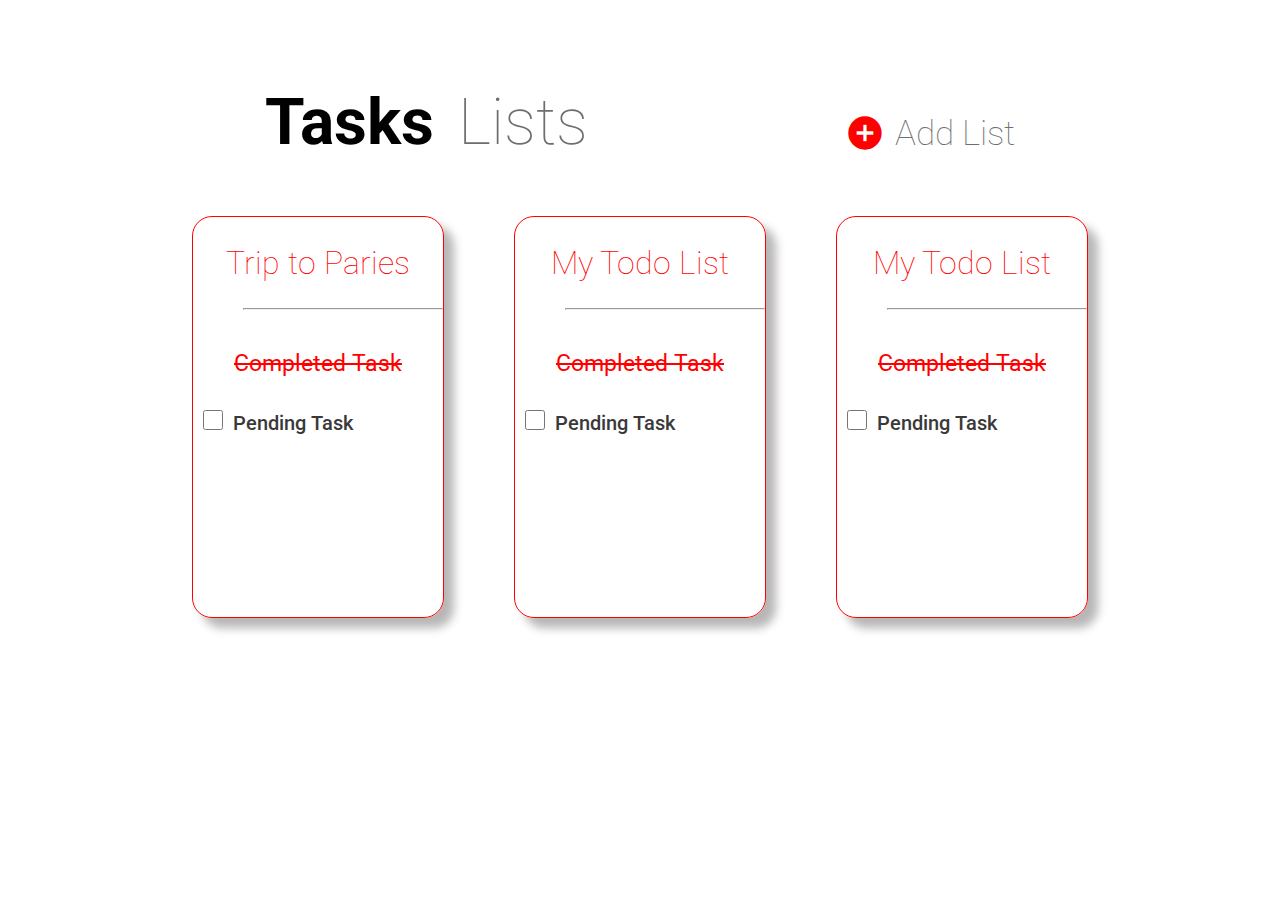
<file: index.html>
<!DOCTYPE html>
<html lang="en">
<head>
    <meta charset="UTF-8">
    <meta http-equiv="X-UA-Compatible" content="IE=edge">
    <meta name="viewport" content="width=device-width, initial-scale=1.0">
    <link rel="stylesheet" href="style.css">
    <link href="https://fonts.googleapis.com/icon?family=Material+Icons" rel="stylesheet">
    <link rel="preconnect" href="https://fonts.googleapis.com">
    <link rel="preconnect" href="https://fonts.gstatic.com" crossorigin>
    <link href="https://fonts.googleapis.com/css2?family=Roboto:wght@100;300;500;900&display=swap" rel="stylesheet">
    <title>Todo|Home</title>
</head>
<body>
    <div id="head">
    <h1><span class="bold">Tasks</span>&nbsp;&nbsp;&nbsp;<span class="thin" >Lists</span></h1>
    <a id="new_list" href="add_new_list.html"><i class="material-icons" style="font-size: 40px;">add_circle</i><span class="thin">Add List</span></a>
    </div>
    <div id="content">
        <div class="list_box">
            <a href="list_view.html"><h2 class="thin">Trip to Paries</h2></a>
            <hr>
            <p>Completed Task</p>
            <label><input type="checkbox" name="pending" value="">Pending Task</label>
            
        </div>
        <div class="list_box">
            <h2 class="thin">My Todo List</h2>
            <hr>
            <p>Completed Task</p>
            <label><input type="checkbox" name="pending"  value="">Pending Task</label>
        </div>
        <div class="list_box">
            <h2 class="thin">My Todo List</h2>
            <hr>
            <p>Completed Task</p>
            <label><input type="checkbox" name="pending" value="">Pending Task</label>
        </div>
    </div>
    
</body>
</html>
</file>
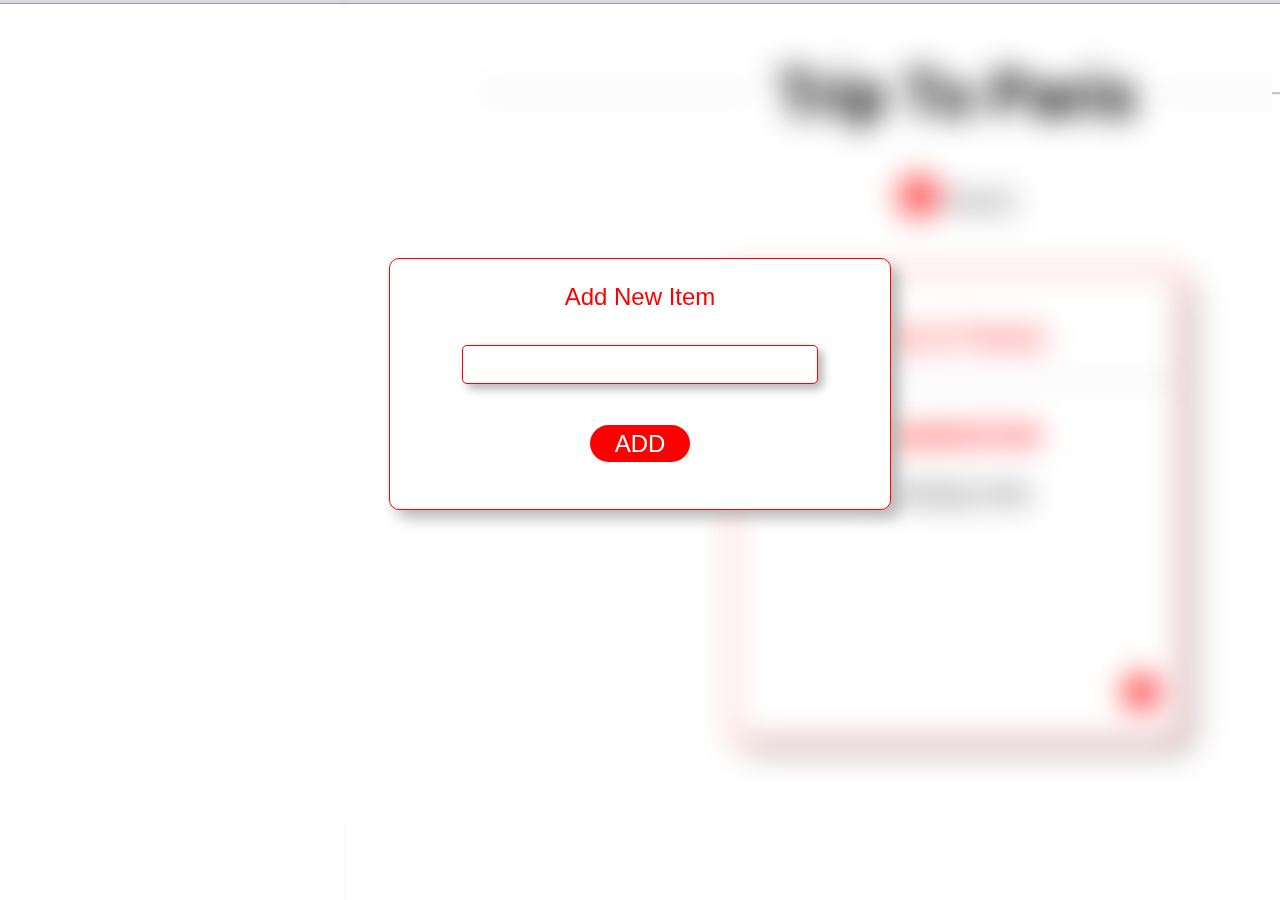
<file: add_new_item.html>
<!DOCTYPE html>
<html lang="en">

<head>
    <meta charset="UTF-8">
    <meta http-equiv="X-UA-Compatible" content="IE=edge">
    <meta name="viewport" content="width=device-width, initial-scale=1.0">
    <link rel="stylesheet" href="style.css">
    <title>Todo Add Todo Item</title>
</head>

<body class="background2">
    <div class="container">
        <h3>Add New Item</h3>
        <input type="text" class="listname"><br>
        <a href="list_view.html">ADD</a>
    </div>
</body>
</html>
</file>
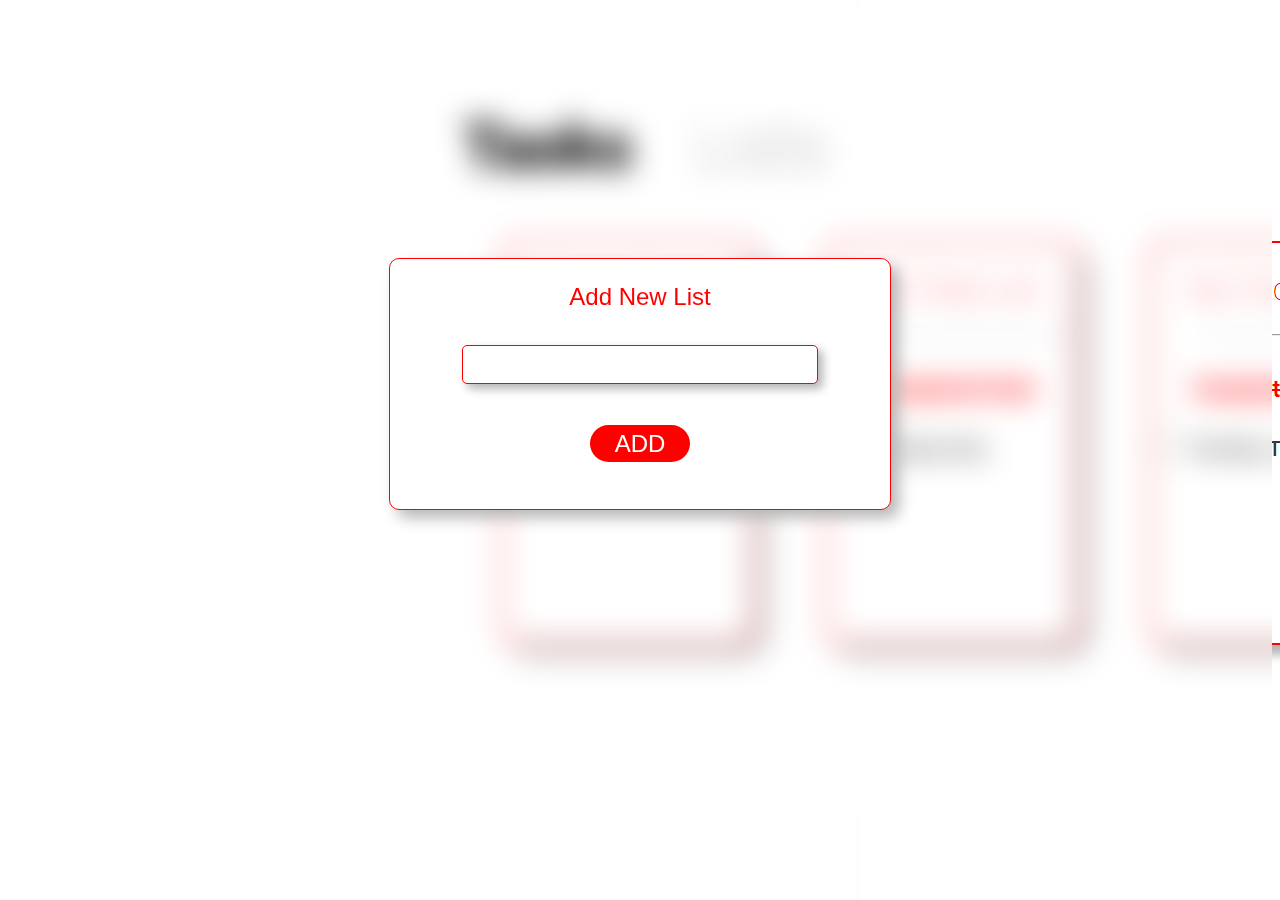
<file: add_new_list.html>
<!DOCTYPE html>
<html lang="en">
<head>
    <meta charset="UTF-8">
    <meta http-equiv="X-UA-Compatible" content="IE=edge">
    <meta name="viewport" content="width=device-width, initial-scale=1.0">
    <link rel="stylesheet" href="style.css">
    <title>Todo Add List View</title>
</head>
<body class="background1">
    <div class="container">
        <h3>Add New List</h3>
        <input type="text" class="listname"><br>
        <a href="index.html">ADD</a>
    </div>
</body>
</html>
</file>
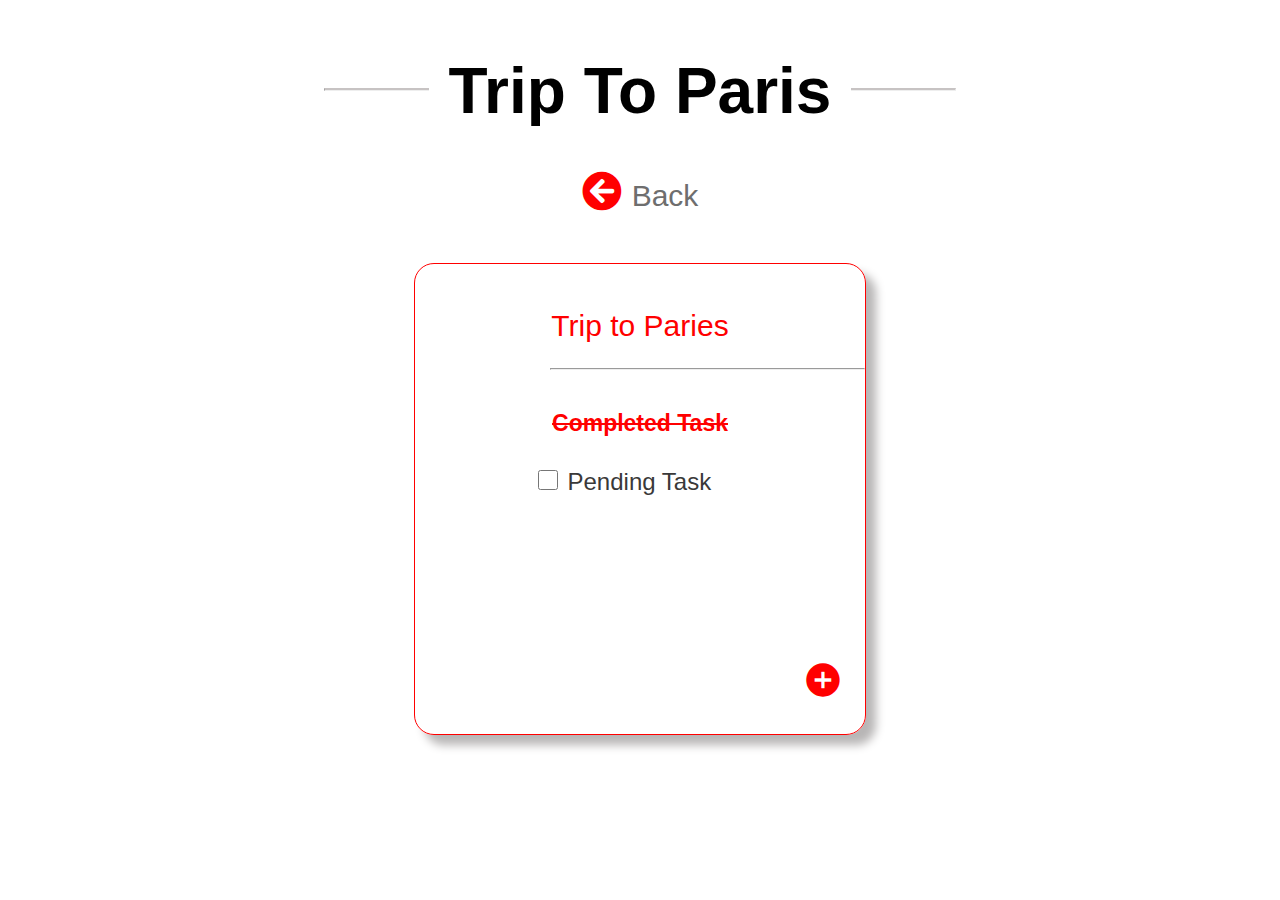
<file: list_view.html>
<!DOCTYPE html>
<html lang="en">
<head>
    <meta charset="UTF-8">
    <meta http-equiv="X-UA-Compatible" content="IE=edge">
    <meta name="viewport" content="width=device-width, initial-scale=1.0">
    <link rel="stylesheet" href="style.css"><link rel="stylesheet" href="//use.fontawesome.com/releases/v5.0.7/css/all.css">
    <link href="https://fonts.googleapis.com/icon?family=Material+Icons" rel="stylesheet">
    <title>Todo List View</title>
</head>
<body>
    <div >
        <hr id="head_line">
        <h1 class="heads bold"><span id="space">Trip To Paris</span></h1>
    </div>
    <div class="heads">
        <a href="index.html"><i class="fas fa-arrow-circle-left"></i><span class="back">Back</span></a>
    </div>
    <div id=big_box>
        <h2 class="thin ">Trip to Paries</h2>
        <hr>
        <p>Completed Task</p>
        <label><input type="checkbox" name="pending" value="">Pending Task</label>
        <a href="add_new_item.html"><i class="material-icons" style="font-size: 40px;">add_circle</i></a>
    </div>
</body>
</html>
</file>
<file: style.css>
.bold {
  font-family: "Roboto", sans-serif;
  font-size: 64px;
}
h1 > .thin {
  font-size: 64px;
}
.thin {
  font-weight: 100;
  font-family: "Roboto", sans-serif;
  color: rgb(110, 110, 110);
  font-size: 35px;
}
.material-icons,
.fas {
  color: red;
  font-size: 40px;
  margin-right: 10px;
}
#new_list {
  display: flex;
  position: relative;
  top: 50px;
}
#head {
  display: flex;
  justify-content: space-evenly;
  margin: auto;
  margin-top: 5%;
  position: sticky;
}

#content {
  display: flex;
  justify-content: center;
}
.list_box {
  border: 1px solid red;
  border-radius: 20px;
  box-shadow: 10px 10px 10px rgb(184, 182, 182);
  text-align: center;
  width: 250px;
  height: 400px;
  margin: 35px;
}
h2.thin {
  color: red;
  font-size: xx-large;
}
a {
  text-decoration: none;
}
.list_box > hr {
  margin-left: 50px;
}
p {
  color: red;
  font-family: "Roboto", sans-serif;
  font-weight: normal;
  font-size: 23px;
  text-decoration: line-through;
  margin-top: 40px;
}
label {
  color: rgb(58, 57, 57);
  font-family: "Roboto", sans-serif;
  font-weight: 500;
  font-size: 20px;
  float: left;
}
input {
  height: 20px;
  width: 20px;
  margin: 10px;
}
.back {
  font-family: "Roboto", sans-serif;
  font-weight: 500;
  color: rgb(110, 110, 110);
  font-size: 30px;
}
.heads {
  display: block;
  text-align: center;
}
#space {
  background-color: white;
  padding-left: 20px;
  padding-right: 20px;
}
#big_box {
  margin: auto;
  margin-top: 50px;
  padding-top: 20px;
  border: 1px solid red;
  border-radius: 20px;
  box-shadow: 10px 10px 10px rgb(184, 182, 182);
  text-align: center;
  width: 450px;
  height: 450px;
}
#big_box > .thin {
  font-weight: normal;
  font-size: 30px;
}
#big_box > hr {
  margin-left: 30%;
}
#big_box > p {
  font-weight: bold;
}
#big_box > label {
  margin-left: 25%;
  font-size: x-large;
}
#big_box > a {
  position: relative;
  top: 200px;
  left: 40px;
}
#head_line {
  position: relative;
  top: 80px;
  z-index: -1;
  margin-left: 25%;
  margin-right: 25%;
  border-top: 2px solid rgb(199, 195, 195);
}
.background1 {
  background: url(new_list.png);
  backdrop-filter: blur(15px);
  height: 90vh;
}
.background2 {
  background: url(new_item.png);
  backdrop-filter: blur(15px);
  height: 90vh;
}
.container {
  background-color: white;
  border: 1.5px solid red;
  box-shadow: 8px 8px 15px rgb(184, 182, 182);
  border-radius: 10px;
  margin: auto;
  width: 500px;
  height: 250px;
  position: relative;
  top: 250px;
  text-align: center;
}
h3 {
  font-family: "Roboto", sans-serif;
  color: red;
  text-align: center;
  font-size: x-large;
  font-weight: 300;
}
.container > input {
  width: 350px;
  height: 35px;
  border: 1px solid red;
  border-radius: 5px;
  box-shadow: 5px 5px 10px rgb(184, 182, 182);
}
.container > a {
  background-color: red;
  font-family: "Roboto", sans-serif;
  color: white;
  padding: 5px 25px 5px 25px;
  font-size: x-large;
  font-weight: 500;
  border-radius: 50px;
  line-height: 100px;
}
</file>
